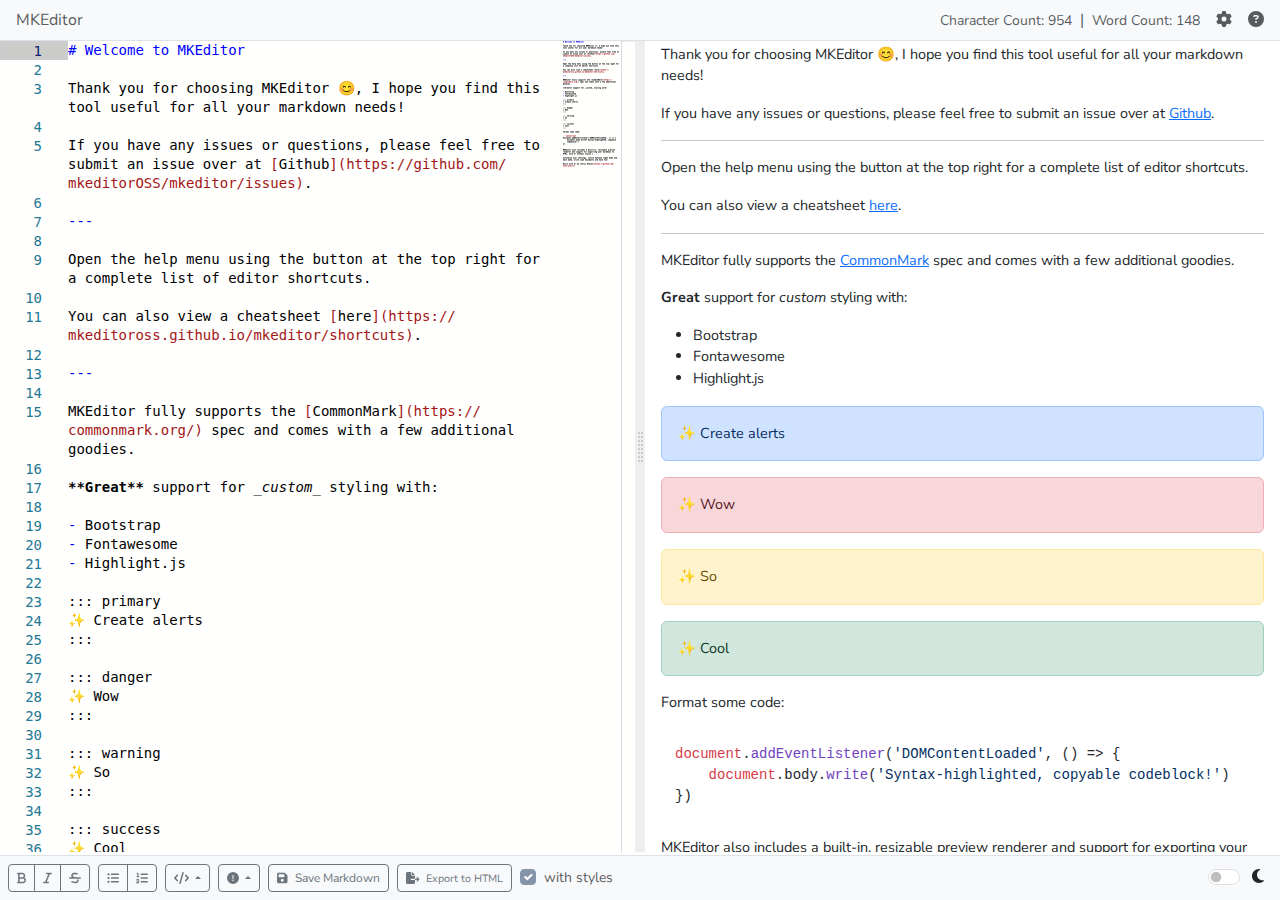
<file: web/index.html>
<!DOCTYPE html>
<html lang="en">
<head>
    <meta charset="UTF-8">
    <title>MKEditor</title>
    <link rel="stylesheet" href="./mkeditor.bundle.css">
</head>
<body data-theme="light">

<!-- sub-menu bar -->
<nav class="navbar navbar-expand navbar-light bg-light">
    <ul class="navbar-nav mr-auto">
        <li class="nav-item">
            <span id="active-file" class="text-muted ms-3">MKEditor</span>
        </li>
    </ul>
    <ul class="navbar-nav ms-auto">
        <li class="nav-item text-muted">
            <small>Character Count: <span id="character-count">0</span></small>
            <span class="mx-1 font-weight-lighter">|</span>
            <small>Word Count: <span id="word-count">0</span></small>
        </li>
        <li class="nav-item" data-bs-toggle="tooltip" data-bs-placement="top"
            title="Modify your editor settings here."
        >
            <a class="text-muted hover-fade ms-3" href="#" data-bs-toggle="modal" data-bs-target="#app-settings">
                <i class="fas fa-cog hover-fade"></i>
            </a>
        </li>
        <li class="nav-item" data-bs-toggle="tooltip" data-bs-placement="top"
        title="View all available editor shortcuts here.">
            <a class="text-muted hover-fade mx-3" href="#" data-bs-toggle="modal" data-bs-target="#app-shortcuts">
                <i class="fa fa-question-circle hover-fade"></i>
            </a>
        </li>
    </ul>
</nav>

<!-- main content -->
<div class="d-flex flex-row h-100">
    <div class="w-100 border-top">
        <div id="wrapper" class="d-flex flex-row">
            <!-- editor pane -->
            <div id="editor-split">
                <div id="editor" class="flex-column split-editor"></div>
            </div>

            <!-- preview pane -->
            <div id="preview-split">
                <div id="preview" class="flex-column split-preview p-3"></div>
            </div>
        </div>

        <!-- bottom editor toolbar -->
        <nav class="navbar navbar-light bg-light fixed-bottom border-top p-2">
            <div class="d-flex justify-content-start align-items-center" id="editor-functions">
                <div class="btn-group btn-group-sm me-2">
                    <button class="btn btn-outline-secondary shortcut" data-cmd="bold" data-key="B" data-syntax="**"
                        data-bs-toggle="tooltip" data-bs-placement="top" title="Ctrl + B"
                    >
                        <i class="fa fa-bold"></i>
                    </button>
                    <button class="btn btn-outline-secondary shortcut" data-cmd="italic" data-key="I" data-syntax="_"
                        data-bs-toggle="tooltip" data-bs-placement="top" title="Ctrl + I"
                    >
                        <i class="fa fa-italic"></i>
                    </button>
                    <button class="btn btn-outline-secondary shortcut" data-cmd="strikethrough" data-key="G" data-syntax="~~"
                        data-bs-toggle="tooltip" data-bs-placement="top" title="Ctrl + G"
                    >
                        <i class="fa fa-strikethrough"></i>
                    </button>
                </div>
                <div class="btn-group btn-group-sm me-2">
                    <button class="btn btn-outline-secondary shortcut" data-cmd="unorderedList" data-key="1"
                        data-bs-toggle="tooltip" data-bs-placement="top" title="Ctrl + 1"
                    >
                        <i class="fa fa-list-ul"></i>
                    </button>
                    <button class="btn btn-outline-secondary shortcut" data-cmd="orderedList" data-key="2"
                        data-bs-toggle="tooltip" data-bs-placement="top" title="Ctrl + 2"
                    >
                        <i class="fa fa-list-ol"></i>
                    </button>
                </div>
                <div class="btn-group btn-group-sm dropup me-2" data-bs-toggle="tooltip" data-bs-placement="top" title="Ctrl + K" data-key="K">
                    <button class="btn btn-outline-secondary dropdown-toggle shortcut" type="button" id="codeblock-menu-button" data-bs-toggle="dropdown" aria-expanded="false">
                        <i class="fas fa-code"></i>
                    </button>
                    <div class="dropdown-menu" id="codeblocks" aria-labelledby="codeblock-menu-button">
                        <button class="dropdown-item md-editor-btn" data-cmd="codeblock" data-language="sh"><i class="fas fa-terminal"></i> <u>S</u>hell</button>
                        <div class="dropdown-divider"></div>
                        <button class="dropdown-item md-editor-btn" data-cmd="codeblock" data-language="csharp"><i class="fas fa-code"></i> <u>C</u>#</button>
                        <button class="dropdown-item md-editor-btn" data-cmd="codeblock" data-language="javascript"><i class="fas fa-code"></i> <u>J</u>avascript</button>
                        <button class="dropdown-item md-editor-btn" data-cmd="codeblock" data-language="typescript"><i class="fas fa-code"></i> <u>T</u>ypescript</button>
                        <button class="dropdown-item md-editor-btn" data-cmd="codeblock" data-language="php"><i class="fas fa-code"></i> <u>P</u>HP</button>
                        <button class="dropdown-item md-editor-btn" data-cmd="codeblock" data-language="python"><i class="fas fa-code"></i> P<u>y</u>thon</button>
                        <div class="dropdown-divider"></div>
                        <button class="dropdown-item md-editor-btn" data-cmd="codeblock" data-language="sql"><i class="fas fa-database"></i> S<u>Q</u>L</button>
                        <button class="dropdown-item md-editor-btn" data-cmd="codeblock" data-language="xml"><i class="fas fa-code"></i> <u>X</u>ML</button>
                    </div>
                </div>
                <div class="dropup me-2" data-bs-toggle="tooltip" data-bs-placement="top" title="Ctrl + L" data-key="L">
                    <button class="btn btn-sm btn-outline-secondary dropdown-toggle shortcut" type="button" id="alert-menu-button" data-bs-toggle="dropdown" aria-expanded="false">
                        <i class="fas fa-exclamation-circle"></i>
                    </button>
                    <div class="dropdown-menu" id="alertblocks" aria-labelledby="alert-menu-button">
                        <button class="dropdown-item md-editor-btn" data-cmd="alert" data-type="primary"><u>P</u>rimary</button>
                        <button class="dropdown-item md-editor-btn" data-cmd="alert" data-type="secondary">S<u>e</u>condary</button>
                        <button class="dropdown-item md-editor-btn" data-cmd="alert" data-type="success"><u>S</u>uccess</button>
                        <button class="dropdown-item md-editor-btn" data-cmd="alert" data-type="danger"><u>D</u>anger</button>
                        <button class="dropdown-item md-editor-btn" data-cmd="alert" data-type="warning"><u>W</u>arning</button>
                        <button class="dropdown-item md-editor-btn" data-cmd="alert" data-type="info"><u>I</u>nformation</button>
                        <button class="dropdown-item md-editor-btn" data-cmd="alert" data-type="light"><u>L</u>ight</button>
                        <button class="dropdown-item md-editor-btn" data-cmd="alert" data-type="dark">Da<u>r</u>k</button>
                    </div>
                </div>
                <div class="btn-group btn-group-sm me-2">
                    <button class="btn btn-outline-secondary" id="app-markdown-save">
                        <i class="fas fa-save me-1"></i>
                        <span class="d-none d-md-inline">Save</span>
                        <span class="d-none d-lg-inline">Markdown</span>
                    </button>
                </div>
                <div class="btn-group btn-group-sm me-2">
                    <button class="btn btn-outline-secondary" id="export-preview-html">
                        <i class="fas fa-file-export me-1"></i>
                        <small class="d-none d-md-inline">
                            <span class="d-none d-md-inline">Export</span>
                            <span class="d-none d-lg-inline">to HTML</span>
                        </small>
                    </button>
                </div>
                <div class="form-check">
                    <input id="export-preview-styled" class="form-check-input me-2" type="checkbox" checked />
                    <label class="form-check-label small text-muted" for="export-preview-styled">
                        <span class="d-none d-sm-inline d-md-none">styles</span>
                        <span class="d-none d-md-inline">with styles</span>
                    </label>
                </div>
            </div>
            <ul class="navbar-nav ms-auto">
                <li class="nav-item">
                    <div class="form-check form-switch me-2" data-bs-toggle="tooltip" data-bs-placement="top"
                        title="This switch is disabled on desktop if you are using your system theme."
                    >
                        <input type="checkbox" class="form-check-input" id="darkmode-setting">
                        <label class="form-check-label ms-1" for="darkmode-setting" id="darkmode-icon">
                            <i class="fas fa-moon"></i>
                        </label>
                    </div>
                </li>
            </ul>
        </nav>
    </div>
</div>

<!-- settings modal -->
<div class="modal" tabindex="-1" id="app-settings">
    <div class="modal-dialog">
        <div class="modal-content">
            <div class="modal-header border-bottom-0">
                <h5 class="modal-title">MKEditor settings</h5>
                <button type="button" class="btn-close" data-bs-dismiss="modal" aria-label="Close"></button>
            </div>
            <div class="modal-body small pt-0">
                <p class="text-muted">
                    Here you can customize various editor settings according to your preferences, settings are automatically saved
                    as they are updated.
                </p>
                <p class="text-muted" id="app-settings-file-info">
                    Your settings file is located at <span class="font-monospace small">~/.mkeditor/settings.json</span>.
                </p>
                <hr >
                <p class="text-muted"><strong>Formatting</strong></p>
                <div class="form-check">
                    <input type="checkbox" class="form-check-input setting" id="autoindent-setting">
                    <label class="form-check-label d-flex flex-column" for="autoindent-setting">
                        <span>Toggle automatic indentation</span> <small class="text-muted">Automatically indent text on new lines.</small>
                    </label>
                </div>
                <div class="form-check mt-3">
                    <input type="checkbox" class="form-check-input setting" id="wordwrap-setting">
                    <label class="form-check-label d-flex flex-column" for="wordwrap-setting">
                        <span>Toggle word-wrapping</span> <small class="text-muted">Automatically break lines to fit the width of the editor.</small>
                    </label>
                </div>
                <hr >
                <p class="text-muted"><strong>Editing</strong></p>
                <div class="form-check mt-3">
                    <input type="checkbox" class="form-check-input setting" id="whitespace-setting">
                    <label class="form-check-label d-flex flex-column" for="whitespace-setting">
                        <span>Render whitespace</span> <small class="text-muted">Display whitespace characters.</small>
                    </label>
                </div>
                <hr >
                <p class="text-muted"><strong>Miscellaneous</strong></p>
                <div class="form-check mt-3">
                    <input type="checkbox" class="form-check-input setting" id="minimap-setting">
                    <label class="form-check-label d-flex flex-column" for="minimap-setting">
                        <span>Display minimap</span> <small class="text-muted">Display the editor minimap.</small>
                    </label>
                </div>
                <div class="form-check mt-3">
                    <input type="checkbox" class="form-check-input setting" id="systemtheme-setting">
                    <label class="form-check-label d-flex flex-column" for="systemtheme-setting">
                        <span>Use system theme</span> <small class="text-muted">Let your system theme override your stored settings.</small>
                    </label>
                </div>
                <hr >
                <div class="form-group d-flex align-items-center gap-3 mt-4 mb-3">
                    <button id="app-settings-save" class="btn btn-sm btn-primary rounded-1">
                        <i class="fas fa-save"></i>
                        <span class="ms-1">Save Settings</span>
                    </button>
                </div>
            </div>
        </div>
    </div>
</div>

<!-- about modal -->
<div class="modal" tabindex="-1" id="app-about">
    <div class="modal-dialog">
        <div class="modal-content">
            <div class="modal-header border-bottom-0">
                <h5 class="modal-title">MKEditor</h5>
                <button type="button" class="btn-close" data-bs-dismiss="modal" aria-label="Close"></button>
            </div>
            <div class="text-muted modal-body small pt-0">
                <p>Version <span id="app-version"></span></p>
                <p>Built with love by <a class="fw-bold text-primary text-decoration-none" href="https://github.com/sentrychris" target="_blank">Chris Rowles</a>.</p>
                <p class="mb-0">MKEditor uses the following open-source libraries:</p>
                <p>monaco, bootstrap, fontawesome, markdown-it, highlight.js, split.js, sweetalert2, webpack and electron.</p>
                <p>View the source code <a class="fw-bold text-primary text-decoration-none" href="https://github.com/mkeditorOSS/mkeditor" target="_blank">here</a>.
            </div>
        </div>
    </div>
</div>


<!-- shortcuts modal -->
<div class="modal" tabindex="-1" id="app-shortcuts">
    <div class="modal-dialog mw-100 w-75" role="document">
        <div class="modal-content">
            <div class="modal-header border-bottom-0">
                <h3 class="modal-title">Editor Shortcuts</h3>
                <button type="button" class="btn-close" data-bs-dismiss="modal" aria-label="Close"></button>
            </div>
            <div class="modal-body px-4 py-0">
                <div class="row">
                    <div class="col-6">
                        <h5>Basic Editing</h5>
                        <table class="table table-sm table-striped small">
                            <thead>
                            <tr>
                                <th scope="col">Shortcut</th>
                                <th scope="col">Description</th>
                            </tr>
                            </thead>
                            <tbody>
                            <tr>
                                <td><strong>Ctrl + X</strong></td>
                                <td>Cut line (empty selection)</td>
                            </tr>
                            <tr>
                                <td><strong>Ctrl + C</strong></td>
                                <td>Copy line (empty selection)</td>
                            </tr>
                            <tr>
                                <td><strong>Alt + ↑ / ↓</strong></td>
                                <td>Move line up/down</td>
                            </tr>
                            <tr>
                                <td><strong>Shift + Alt + ↑ / ↓</strong></td>
                                <td>Copy line up/down</td>
                            </tr>
                            <tr>
                                <td><strong>Ctrl + Shift + K</strong></td>
                                <td>Delete line</td>
                            </tr>
                            <tr>
                                <td><strong>Ctrl + Enter</strong></td>
                                <td>Insert line below</td>
                            </tr>
                            <tr>
                                <td><strong>Ctrl + Shift + Enter</strong></td>
                                <td>Insert line above</td>
                            </tr>
                            <tr>
                                <td><strong>Ctrl + ] / [</strong></td>
                                <td>Indent/outdent line</td>
                            </tr>
                            <tr>
                                <td><strong>Home / End</strong></td>
                                <td>Go to beginning/end of line</td>
                            </tr>
                            <tr>
                                <td><strong>Ctrl + Home</strong></td>
                                <td>Go to beginning of file</td>
                            </tr>
                            <tr>
                                <td><strong>Ctrl + End</strong></td>
                                <td>Go to end of file</td>
                            </tr>
                            <tr>
                                <td><strong>Ctrl + ↑ / ↓</strong></td>
                                <td>Scroll line up/down</td>
                                <td>
                                </td>
                            </tr>
                            <tr>
                                <td><strong>Alt + PgUp / PgDn</strong></td>
                                <td>Scroll page up/down</td>
                            </tr>
                            </tbody>
                        </table>
                    </div>
                    <div class="col-6">
                        <div class="row">
                            <div class="col-12">
                                <h5>Text Formatting</h5>
                                <table class="table table-sm table-striped small">
                                    <thead>
                                    <tr>
                                        <th scope="col">Shortcut</th>
                                        <th scope="col">Description</th>
                                    </tr>
                                    </thead>
                                    <tbody>
                                    <tr>
                                        <td><strong>Ctrl + B</strong></td>
                                        <td>Make text bold</td>
                                    </tr>
                                    <tr>
                                        <td><strong>Ctrl + I</strong></td>
                                        <td>Make text italic</td>
                                    </tr>
                                    <tr>
                                        <td><strong>Ctrl + G</strong></td>
                                        <td>Strikethrough text</td>
                                    </tr>
                                    <tr>
                                        <td><strong>Ctrl + 1</strong></td>
                                        <td>Create unordered list</td>
                                    </tr>
                                    <tr>
                                        <td><strong>Ctrl + 2</strong></td>
                                        <td>Create ordered list</td>
                                    </tr>
                                    </tbody>
                                </table>
                            </div>
                            <div class="col-12 mt-3">
                                <h5>Search and Replace</h5>
                                <table class="table table-sm table-striped small">
                                    <thead>
                                    <tr>
                                        <th scope="col">Shortcut</th>
                                        <th scope="col">Description</th>
                                    </tr>
                                    </thead>
                                    <tbody>
                                    <tr>
                                        <td><strong>Ctrl + F</strong></td>
                                        <td>Find</td>
                                    </tr>
                                    <tr>
                                        <td><strong>Ctrl + H</strong></td>
                                        <td>Replace</td>
                                    </tr>
                                    <tr>
                                        <td><strong>F3 / Shift + F3</strong></td>
                                        <td>Find next/previous</td>
                                    </tr>
                                    <tr>
                                        <td><strong>Alt + Enter</strong></td>
                                        <td>Select all occurrences of find match</td>
                                    </tr>
                                    <tr>
                                        <td><strong>Alt + C / R / W</strong></td>
                                        <td>Toggle case-sensitive / regex / whole word</td>
                                    </tr>
                                    </tbody>
                                </table>
                            </div>
                        </div>
                    </div>
                </div>
                <div class="row">
                    <div class="col-12">
                        <h5>Multi-cursor and selection</h5>
                        <table class="table table-sm table-striped small">
                            <thead>
                            <tr>
                                <th scope="col">Shortcut</th>
                                <th scope="col">Description</th>
                            </tr>
                            </thead>
                            <tbody>
                            <tr>
                                <td><strong>Alt + Click</strong></td>
                                <td>Insert cursor</td>
                            </tr>
                            <tr>
                                <td><strong>Ctrl + Alt + ↑ / ↓</strong></td>
                                <td>Insert cursor above/below</td>
                            </tr>
                            <tr>
                                <td><strong>Shift + Alt + I</strong></td>
                                <td>Insert cursor at end of each line selected</td>
                            </tr>
                            <tr>
                                <td><strong>Ctrl + L</strong></td>
                                <td>Select current line</td>
                            </tr>
                            <tr>
                                <td><strong>Ctrl + F2</strong></td>
                                <td>Select all occurrences of current word</td>
                            </tr>
                            <tr>
                                <td><strong>Shift + Alt + (Drag mouse)</strong></td>
                                <td>Column (box) selection</td>
                            </tr>
                            <tr>
                                <td><strong>Ctrl + Shift + Alt + ↑ / ↓</strong></td>
                                <td>Column (box) selection</td>
                            </tr>
                            <tr>
                                <td><strong>Ctrl + Shift + Alt + PgUp / PgDn</strong></td>
                                <td>Column (box) selection</td>
                            </tr>
                            <tr>
                                <td><strong>(Mousewheel pressed + drag cursor)</strong></td>
                                <td>Column (box) selection</td>
                            </tr>
                            </tbody>
                        </table>
                    </div>
                </div>
            </div>
        </div>
    </div>
</div>

<script type="text/javascript" src="./mkeditor.bundle.js"></script>
</body>
</html>
</file>
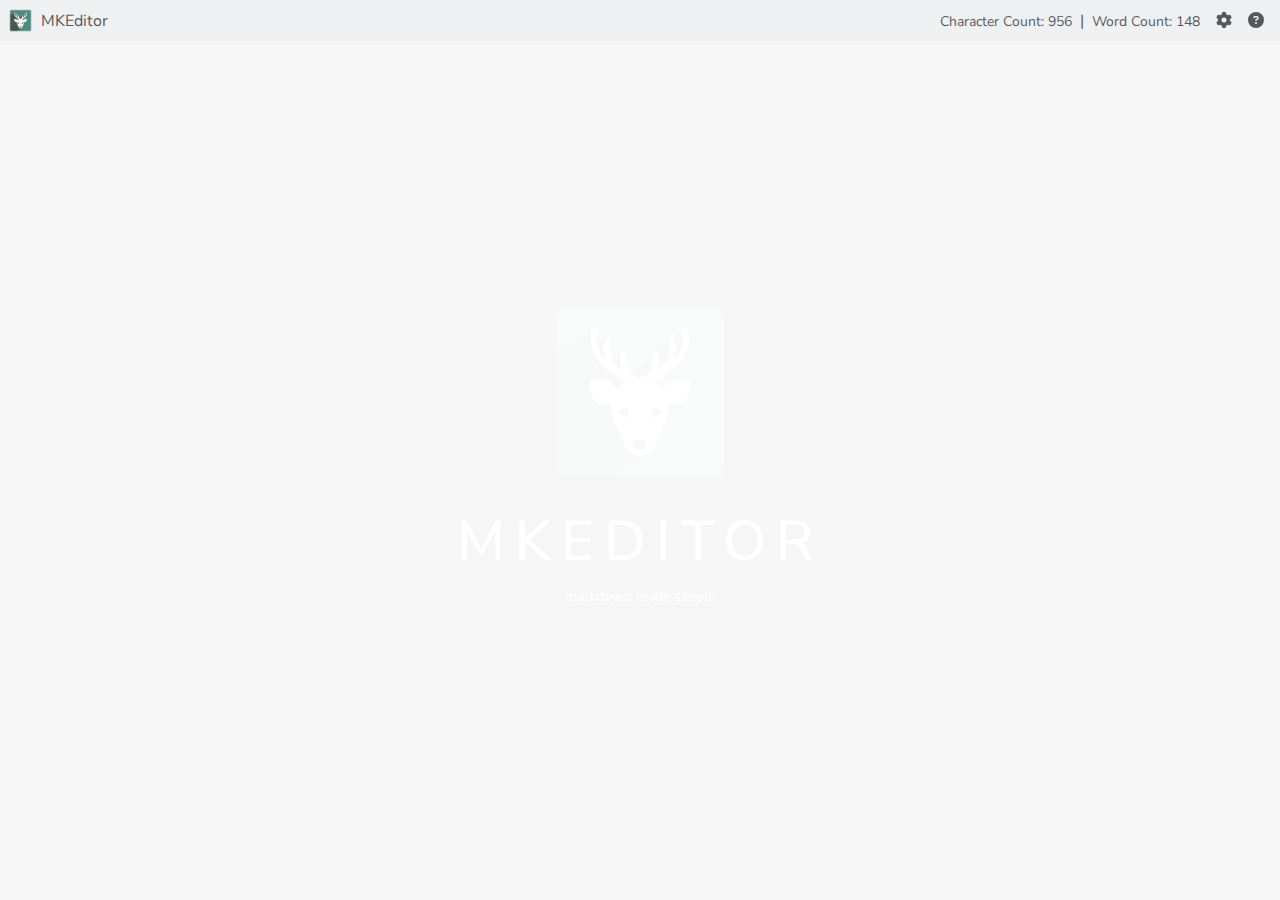
<file: mkeditor/web/index.html>
<!doctype html>
<html lang="en">
  <head>
    <meta charset="UTF-8" />
    <title>MKEditor</title>
    <link rel="stylesheet" href="./mkeditor.bundle.css" />
  </head>
  <body data-theme="light">
    <div
      id="splashscreen"
      class="position-absolute top-0 bottom-0 h-100 w-100 align-items-center text-center"
    >
      <div class="w-100">
        <img src="./icon.png" class="img-fluid app-logo mb-3" />
        <h1>mkeditor</h1>
        <small>markdown made simple</small>
      </div>
    </div>

    <!-- sub-menu bar -->
    <nav class="navbar navbar-expand navbar-light bg-light">
      <ul class="navbar-nav mr-auto">
        <li class="nav-item d-flex align-items-center gap-2">
          <img src="./icon.png" class="img-fluid app-logo-tiny ms-2" />
          <span id="active-file" class="text-muted">MKEditor</span>
        </li>
      </ul>
      <ul class="navbar-nav ms-auto">
        <li class="nav-item text-muted">
          <small>Character Count: <span id="character-count">0</span></small>
          <span class="mx-1 font-weight-lighter">|</span>
          <small>Word Count: <span id="word-count">0</span></small>
        </li>
        <li
          class="nav-item"
          data-bs-toggle="tooltip"
          data-bs-placement="top"
          title="Modify your editor settings here."
        >
          <a
            class="text-muted hover-fade ms-3"
            href="#"
            data-bs-toggle="modal"
            data-bs-target="#app-settings"
          >
            <i class="fas fa-cog hover-fade"></i>
          </a>
        </li>
        <li
          class="nav-item"
          data-bs-toggle="tooltip"
          data-bs-placement="top"
          title="View all available editor shortcuts here."
        >
          <a
            class="text-muted hover-fade mx-3"
            href="#"
            data-bs-toggle="modal"
            data-bs-target="#app-shortcuts"
          >
            <i class="fa fa-question-circle hover-fade"></i>
          </a>
        </li>
      </ul>
    </nav>

    <!-- main content -->
    <div id="app" class="d-flex flex-row h-100">
      <div class="w-100 border-top">
        <div id="wrapper" class="d-flex flex-row">
          <!-- editor pane -->
          <div id="editor-split">
            <div id="editor" class="flex-column split-editor"></div>
          </div>

          <!-- preview pane -->
          <div id="preview-split">
            <div id="preview" class="flex-column split-preview p-3"></div>
          </div>
        </div>

        <!-- bottom editor toolbar -->
        <nav class="navbar navbar-light bg-light fixed-bottom border-top p-2">
          <div
            class="d-flex justify-content-start align-items-center"
            id="editor-functions"
          >
            <div class="btn-group btn-group-sm me-2">
              <button
                class="btn btn-outline-secondary shortcut"
                data-cmd="bold"
                data-key="B"
                data-syntax="**"
                data-bs-toggle="tooltip"
                data-bs-placement="top"
                title="Ctrl + B"
              >
                <i class="fa fa-bold"></i>
              </button>
              <button
                class="btn btn-outline-secondary shortcut"
                data-cmd="italic"
                data-key="I"
                data-syntax="_"
                data-bs-toggle="tooltip"
                data-bs-placement="top"
                title="Ctrl + I"
              >
                <i class="fa fa-italic"></i>
              </button>
              <button
                class="btn btn-outline-secondary shortcut"
                data-cmd="strikethrough"
                data-key="G"
                data-syntax="~~"
                data-bs-toggle="tooltip"
                data-bs-placement="top"
                title="Ctrl + G"
              >
                <i class="fa fa-strikethrough"></i>
              </button>
            </div>
            <div class="btn-group btn-group-sm me-2">
              <button
                class="btn btn-outline-secondary shortcut"
                data-cmd="unorderedList"
                data-key="1"
                data-bs-toggle="tooltip"
                data-bs-placement="top"
                title="Ctrl + 1"
              >
                <i class="fa fa-list-ul"></i>
              </button>
              <button
                class="btn btn-outline-secondary shortcut"
                data-cmd="orderedList"
                data-key="2"
                data-bs-toggle="tooltip"
                data-bs-placement="top"
                title="Ctrl + 2"
              >
                <i class="fa fa-list-ol"></i>
              </button>
            </div>
            <div
              class="btn-group btn-group-sm dropup me-2"
              data-bs-toggle="tooltip"
              data-bs-placement="top"
              title="Ctrl + K"
              data-key="K"
            >
              <button
                class="btn btn-outline-secondary dropdown-toggle shortcut"
                type="button"
                id="codeblock-menu-button"
                data-bs-toggle="dropdown"
                aria-expanded="false"
              >
                <i class="fas fa-code"></i>
              </button>
              <div
                class="dropdown-menu"
                id="codeblocks"
                aria-labelledby="codeblock-menu-button"
              >
                <button
                  class="dropdown-item md-editor-btn"
                  data-cmd="codeblock"
                  data-language="sh"
                >
                  <i class="fas fa-terminal"></i> <u>S</u>hell
                </button>
                <div class="dropdown-divider"></div>
                <button
                  class="dropdown-item md-editor-btn"
                  data-cmd="codeblock"
                  data-language="csharp"
                >
                  <i class="fas fa-code"></i> <u>C</u>#
                </button>
                <button
                  class="dropdown-item md-editor-btn"
                  data-cmd="codeblock"
                  data-language="javascript"
                >
                  <i class="fas fa-code"></i> <u>J</u>avascript
                </button>
                <button
                  class="dropdown-item md-editor-btn"
                  data-cmd="codeblock"
                  data-language="typescript"
                >
                  <i class="fas fa-code"></i> <u>T</u>ypescript
                </button>
                <button
                  class="dropdown-item md-editor-btn"
                  data-cmd="codeblock"
                  data-language="php"
                >
                  <i class="fas fa-code"></i> <u>P</u>HP
                </button>
                <button
                  class="dropdown-item md-editor-btn"
                  data-cmd="codeblock"
                  data-language="python"
                >
                  <i class="fas fa-code"></i> P<u>y</u>thon
                </button>
                <div class="dropdown-divider"></div>
                <button
                  class="dropdown-item md-editor-btn"
                  data-cmd="codeblock"
                  data-language="json"
                >
                  <i class="fas fa-code"></i> JS<u>O</u>N
                </button>
                <button
                  class="dropdown-item md-editor-btn"
                  data-cmd="codeblock"
                  data-language="yaml"
                >
                  <i class="fas fa-code"></i> YA<u>M</u>L
                </button>
                <div class="dropdown-divider"></div>
                <button
                  class="dropdown-item md-editor-btn"
                  data-cmd="codeblock"
                  data-language="sql"
                >
                  <i class="fas fa-database"></i> S<u>Q</u>L
                </button>
                <button
                  class="dropdown-item md-editor-btn"
                  data-cmd="codeblock"
                  data-language="xml"
                >
                  <i class="fas fa-code"></i> <u>X</u>ML
                </button>
              </div>
            </div>
            <div
              class="dropup me-2"
              data-bs-toggle="tooltip"
              data-bs-placement="top"
              title="Ctrl + L"
              data-key="L"
            >
              <button
                class="btn btn-sm btn-outline-secondary dropdown-toggle shortcut"
                type="button"
                id="alert-menu-button"
                data-bs-toggle="dropdown"
                aria-expanded="false"
              >
                <i class="fas fa-exclamation-circle"></i>
              </button>
              <div
                class="dropdown-menu"
                id="alertblocks"
                aria-labelledby="alert-menu-button"
              >
                <button
                  class="dropdown-item md-editor-btn"
                  data-cmd="alert"
                  data-type="primary"
                >
                  <u>P</u>rimary
                </button>
                <button
                  class="dropdown-item md-editor-btn"
                  data-cmd="alert"
                  data-type="secondary"
                >
                  S<u>e</u>condary
                </button>
                <button
                  class="dropdown-item md-editor-btn"
                  data-cmd="alert"
                  data-type="success"
                >
                  <u>S</u>uccess
                </button>
                <button
                  class="dropdown-item md-editor-btn"
                  data-cmd="alert"
                  data-type="danger"
                >
                  <u>D</u>anger
                </button>
                <button
                  class="dropdown-item md-editor-btn"
                  data-cmd="alert"
                  data-type="warning"
                >
                  <u>W</u>arning
                </button>
                <button
                  class="dropdown-item md-editor-btn"
                  data-cmd="alert"
                  data-type="info"
                >
                  <u>I</u>nformation
                </button>
                <button
                  class="dropdown-item md-editor-btn"
                  data-cmd="alert"
                  data-type="light"
                >
                  <u>L</u>ight
                </button>
                <button
                  class="dropdown-item md-editor-btn"
                  data-cmd="alert"
                  data-type="dark"
                >
                  Da<u>r</u>k
                </button>
              </div>
            </div>
            <div class="btn-group btn-group-sm me-2">
              <button class="btn btn-outline-secondary" id="app-markdown-save">
                <i class="fas fa-save me-1"></i>
                <span class="d-none d-md-inline">Save</span>
                <span class="d-none d-lg-inline">Markdown</span>
              </button>
            </div>
            <div class="btn-group btn-group-sm me-2">
              <button
                class="btn btn-outline-secondary"
                id="export-preview-html"
              >
                <i class="fas fa-file-export me-1"></i>
                <small class="d-none d-md-inline">
                  <span class="d-none d-md-inline">Export</span>
                  <span class="d-none d-lg-inline">to HTML</span>
                </small>
              </button>
            </div>
            <div class="form-check">
              <input
                id="export-preview-styled"
                class="form-check-input me-2"
                type="checkbox"
                checked
              />
              <label
                class="form-check-label small text-muted"
                for="export-preview-styled"
              >
                <span class="d-none d-sm-inline d-md-none">styles</span>
                <span class="d-none d-md-inline">with styles</span>
              </label>
            </div>
          </div>
          <ul class="navbar-nav ms-auto">
            <li class="nav-item">
              <div
                class="form-check form-switch me-2"
                data-bs-toggle="tooltip"
                data-bs-placement="top"
                title="This switch is disabled on desktop if you are using your system theme."
              >
                <input
                  type="checkbox"
                  class="form-check-input"
                  id="darkmode-setting"
                />
                <label
                  class="form-check-label ms-1"
                  for="darkmode-setting"
                  id="darkmode-icon"
                >
                  <i class="fas fa-moon"></i>
                </label>
              </div>
            </li>
          </ul>
        </nav>
      </div>
    </div>

    <!-- settings modal -->
    <div class="modal" tabindex="-1" id="app-settings">
      <div class="modal-dialog">
        <div class="modal-content">
          <div class="modal-header border-bottom-0">
            <h5 class="modal-title">MKEditor settings</h5>
            <button
              type="button"
              class="btn-close"
              data-bs-dismiss="modal"
              aria-label="Close"
            ></button>
          </div>
          <div class="modal-body small pt-0">
            <p class="text-muted">
              Here you can customize various editor settings according to your
              preferences, settings are automatically saved as they are updated.
            </p>
            <p class="text-muted" id="app-settings-file-info">
              Your settings file is located at
              <span class="font-monospace small">~/.mkeditor/settings.json</span
              >.
            </p>
            <hr />
            <p class="text-muted"><strong>Formatting</strong></p>
            <div class="form-check">
              <input
                type="checkbox"
                class="form-check-input setting"
                id="autoindent-setting"
              />
              <label
                class="form-check-label d-flex flex-column"
                for="autoindent-setting"
              >
                <span>Toggle automatic indentation</span>
                <small class="text-muted"
                  >Automatically indent text on new lines.</small
                >
              </label>
            </div>
            <div class="form-check mt-3">
              <input
                type="checkbox"
                class="form-check-input setting"
                id="wordwrap-setting"
              />
              <label
                class="form-check-label d-flex flex-column"
                for="wordwrap-setting"
              >
                <span>Toggle word-wrapping</span>
                <small class="text-muted"
                  >Automatically break lines to fit the width of the
                  editor.</small
                >
              </label>
            </div>
            <hr />
            <p class="text-muted"><strong>Editing</strong></p>
            <div class="form-check mt-3">
              <input
                type="checkbox"
                class="form-check-input setting"
                id="whitespace-setting"
              />
              <label
                class="form-check-label d-flex flex-column"
                for="whitespace-setting"
              >
                <span>Render whitespace</span>
                <small class="text-muted">Display whitespace characters.</small>
              </label>
            </div>
            <hr />
            <p class="text-muted"><strong>Miscellaneous</strong></p>
            <div class="form-check mt-3">
              <input
                type="checkbox"
                class="form-check-input setting"
                id="minimap-setting"
              />
              <label
                class="form-check-label d-flex flex-column"
                for="minimap-setting"
              >
                <span>Display minimap</span>
                <small class="text-muted">Display the editor minimap.</small>
              </label>
            </div>
            <div class="form-check mt-3">
              <input
                type="checkbox"
                class="form-check-input setting"
                id="systemtheme-setting"
              />
              <label
                class="form-check-label d-flex flex-column"
                for="systemtheme-setting"
              >
                <span>Use system theme</span>
                <small class="text-muted"
                  >Let your system theme override your stored settings.</small
                >
              </label>
            </div>
            <hr />
            <div class="form-group d-flex align-items-center gap-3 mt-4 mb-3">
              <button
                id="app-settings-save"
                class="btn btn-sm btn-primary rounded-1"
              >
                <i class="fas fa-save"></i>
                <span class="ms-1">Save Settings</span>
              </button>
            </div>
          </div>
        </div>
      </div>
    </div>

    <!-- about modal -->
    <div class="modal" tabindex="-1" id="app-about">
      <div class="modal-dialog">
        <div class="modal-content text-center p-3">
          <div class="text-muted modal-body small">
            <img src="./icon.png" class="img-fluid app-logo mb-3" />
            <p>Version <span id="app-version"></span></p>
            <p>
              Built with love by
              <a
                class="fw-bold text-primary text-decoration-none"
                href="https://versyx.dev"
                target="_blank"
                >Versyx Digital</a
              >.
            </p>
            <p class="mb-1">
              MKEditor uses the following open-source libraries:
            </p>
            <p>
              monaco, bootstrap, fontawesome, markdown-it, highlight.js,
              split.js, sweetalert2, webpack and electron.
            </p>
            <p class="mb-0">
              View the source code
              <a
                class="fw-bold text-primary text-decoration-none"
                href="https://github.com/versyxdigital/mkeditor"
                target="_blank"
                >here</a
              >.
            </p>
          </div>
        </div>
      </div>
    </div>

    <!-- shortcuts modal -->
    <div class="modal" tabindex="-1" id="app-shortcuts">
      <div class="modal-dialog mw-100 w-75" role="document">
        <div class="modal-content">
          <div class="modal-header border-bottom-0">
            <h5 class="modal-title">MKEditor Shortcuts</h5>
            <button
              type="button"
              class="btn-close"
              data-bs-dismiss="modal"
              aria-label="Close"
            ></button>
          </div>
          <div class="modal-body px-4 py-0">
            <div class="row">
              <div class="col-6">
                <h6>Basic Editing</h6>
                <table class="table table-sm table-striped small">
                  <thead>
                    <tr>
                      <th scope="col">Shortcut</th>
                      <th scope="col">Description</th>
                    </tr>
                  </thead>
                  <tbody>
                    <tr>
                      <td><strong>Ctrl + X</strong></td>
                      <td>Cut line (empty selection)</td>
                    </tr>
                    <tr>
                      <td><strong>Ctrl + C</strong></td>
                      <td>Copy line (empty selection)</td>
                    </tr>
                    <tr>
                      <td><strong>Alt + ↑ / ↓</strong></td>
                      <td>Move line up/down</td>
                    </tr>
                    <tr>
                      <td><strong>Shift + Alt + ↑ / ↓</strong></td>
                      <td>Copy line up/down</td>
                    </tr>
                    <tr>
                      <td><strong>Ctrl + Shift + K</strong></td>
                      <td>Delete line</td>
                    </tr>
                    <tr>
                      <td><strong>Ctrl + Enter</strong></td>
                      <td>Insert line below</td>
                    </tr>
                    <tr>
                      <td><strong>Ctrl + Shift + Enter</strong></td>
                      <td>Insert line above</td>
                    </tr>
                    <tr>
                      <td><strong>Ctrl + ] / [</strong></td>
                      <td>Indent/outdent line</td>
                    </tr>
                    <tr>
                      <td><strong>Home / End</strong></td>
                      <td>Go to beginning/end of line</td>
                    </tr>
                    <tr>
                      <td><strong>Ctrl + Home</strong></td>
                      <td>Go to beginning of file</td>
                    </tr>
                    <tr>
                      <td><strong>Ctrl + End</strong></td>
                      <td>Go to end of file</td>
                    </tr>
                    <tr>
                      <td><strong>Ctrl + ↑ / ↓</strong></td>
                      <td>Scroll line up/down</td>
                      <td></td>
                    </tr>
                    <tr>
                      <td><strong>Alt + PgUp / PgDn</strong></td>
                      <td>Scroll page up/down</td>
                    </tr>
                  </tbody>
                </table>
              </div>
              <div class="col-6">
                <div class="row">
                  <div class="col-12">
                    <h6>Text Formatting</h6>
                    <table class="table table-sm table-striped small">
                      <thead>
                        <tr>
                          <th scope="col">Shortcut</th>
                          <th scope="col">Description</th>
                        </tr>
                      </thead>
                      <tbody>
                        <tr>
                          <td><strong>Ctrl + B</strong></td>
                          <td>Make text bold</td>
                        </tr>
                        <tr>
                          <td><strong>Ctrl + I</strong></td>
                          <td>Make text italic</td>
                        </tr>
                        <tr>
                          <td><strong>Ctrl + G</strong></td>
                          <td>Strikethrough text</td>
                        </tr>
                        <tr>
                          <td><strong>Ctrl + 1</strong></td>
                          <td>Create unordered list</td>
                        </tr>
                        <tr>
                          <td><strong>Ctrl + 2</strong></td>
                          <td>Create ordered list</td>
                        </tr>
                      </tbody>
                    </table>
                  </div>
                  <div class="col-12 mt-3">
                    <h6>Search and Replace</h6>
                    <table class="table table-sm table-striped small">
                      <thead>
                        <tr>
                          <th scope="col">Shortcut</th>
                          <th scope="col">Description</th>
                        </tr>
                      </thead>
                      <tbody>
                        <tr>
                          <td><strong>Ctrl + F</strong></td>
                          <td>Find</td>
                        </tr>
                        <tr>
                          <td><strong>Ctrl + H</strong></td>
                          <td>Replace</td>
                        </tr>
                        <tr>
                          <td><strong>F3 / Shift + F3</strong></td>
                          <td>Find next/previous</td>
                        </tr>
                        <tr>
                          <td><strong>Alt + Enter</strong></td>
                          <td>Select all occurrences of find match</td>
                        </tr>
                        <tr>
                          <td><strong>Alt + C / R / W</strong></td>
                          <td>Toggle case-sensitive / regex / whole word</td>
                        </tr>
                      </tbody>
                    </table>
                  </div>
                </div>
              </div>
            </div>
            <div class="row">
              <div class="col-12">
                <h6>Multi-cursor and selection</h6>
                <table class="table table-sm table-striped small">
                  <thead>
                    <tr>
                      <th scope="col">Shortcut</th>
                      <th scope="col">Description</th>
                    </tr>
                  </thead>
                  <tbody>
                    <tr>
                      <td><strong>Alt + Click</strong></td>
                      <td>Insert cursor</td>
                    </tr>
                    <tr>
                      <td><strong>Ctrl + Alt + ↑ / ↓</strong></td>
                      <td>Insert cursor above/below</td>
                    </tr>
                    <tr>
                      <td><strong>Shift + Alt + I</strong></td>
                      <td>Insert cursor at end of each line selected</td>
                    </tr>
                    <tr>
                      <td><strong>Ctrl + L</strong></td>
                      <td>Select current line</td>
                    </tr>
                    <tr>
                      <td><strong>Ctrl + F2</strong></td>
                      <td>Select all occurrences of current word</td>
                    </tr>
                    <tr>
                      <td><strong>Shift + Alt + (Drag mouse)</strong></td>
                      <td>Column (box) selection</td>
                    </tr>
                    <tr>
                      <td><strong>Ctrl + Shift + Alt + ↑ / ↓</strong></td>
                      <td>Column (box) selection</td>
                    </tr>
                    <tr>
                      <td><strong>Ctrl + Shift + Alt + PgUp / PgDn</strong></td>
                      <td>Column (box) selection</td>
                    </tr>
                    <tr>
                      <td>
                        <strong>(Mousewheel pressed + drag cursor)</strong>
                      </td>
                      <td>Column (box) selection</td>
                    </tr>
                  </tbody>
                </table>
              </div>
            </div>
          </div>
        </div>
      </div>
    </div>
    <script type="text/javascript" src="./mkeditor.bundle.js"></script>
  </body>
</html>
</file>
